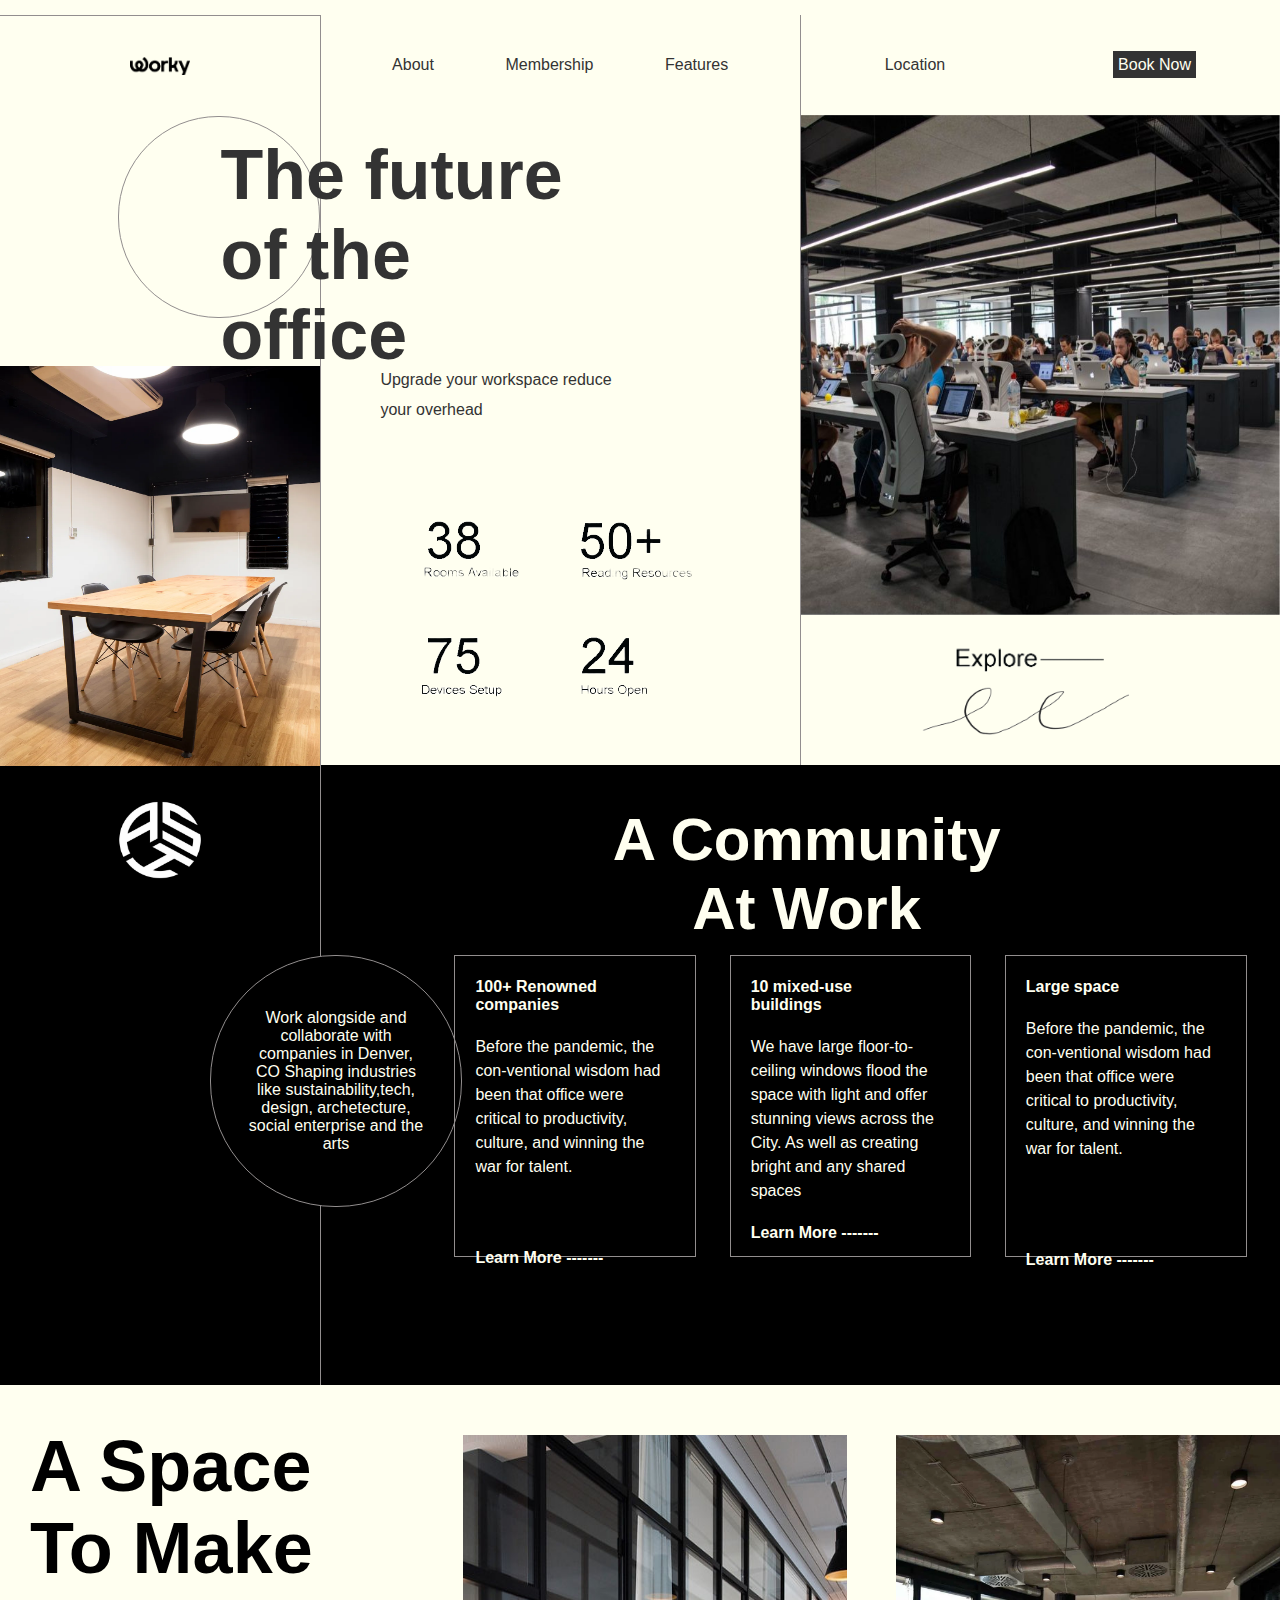
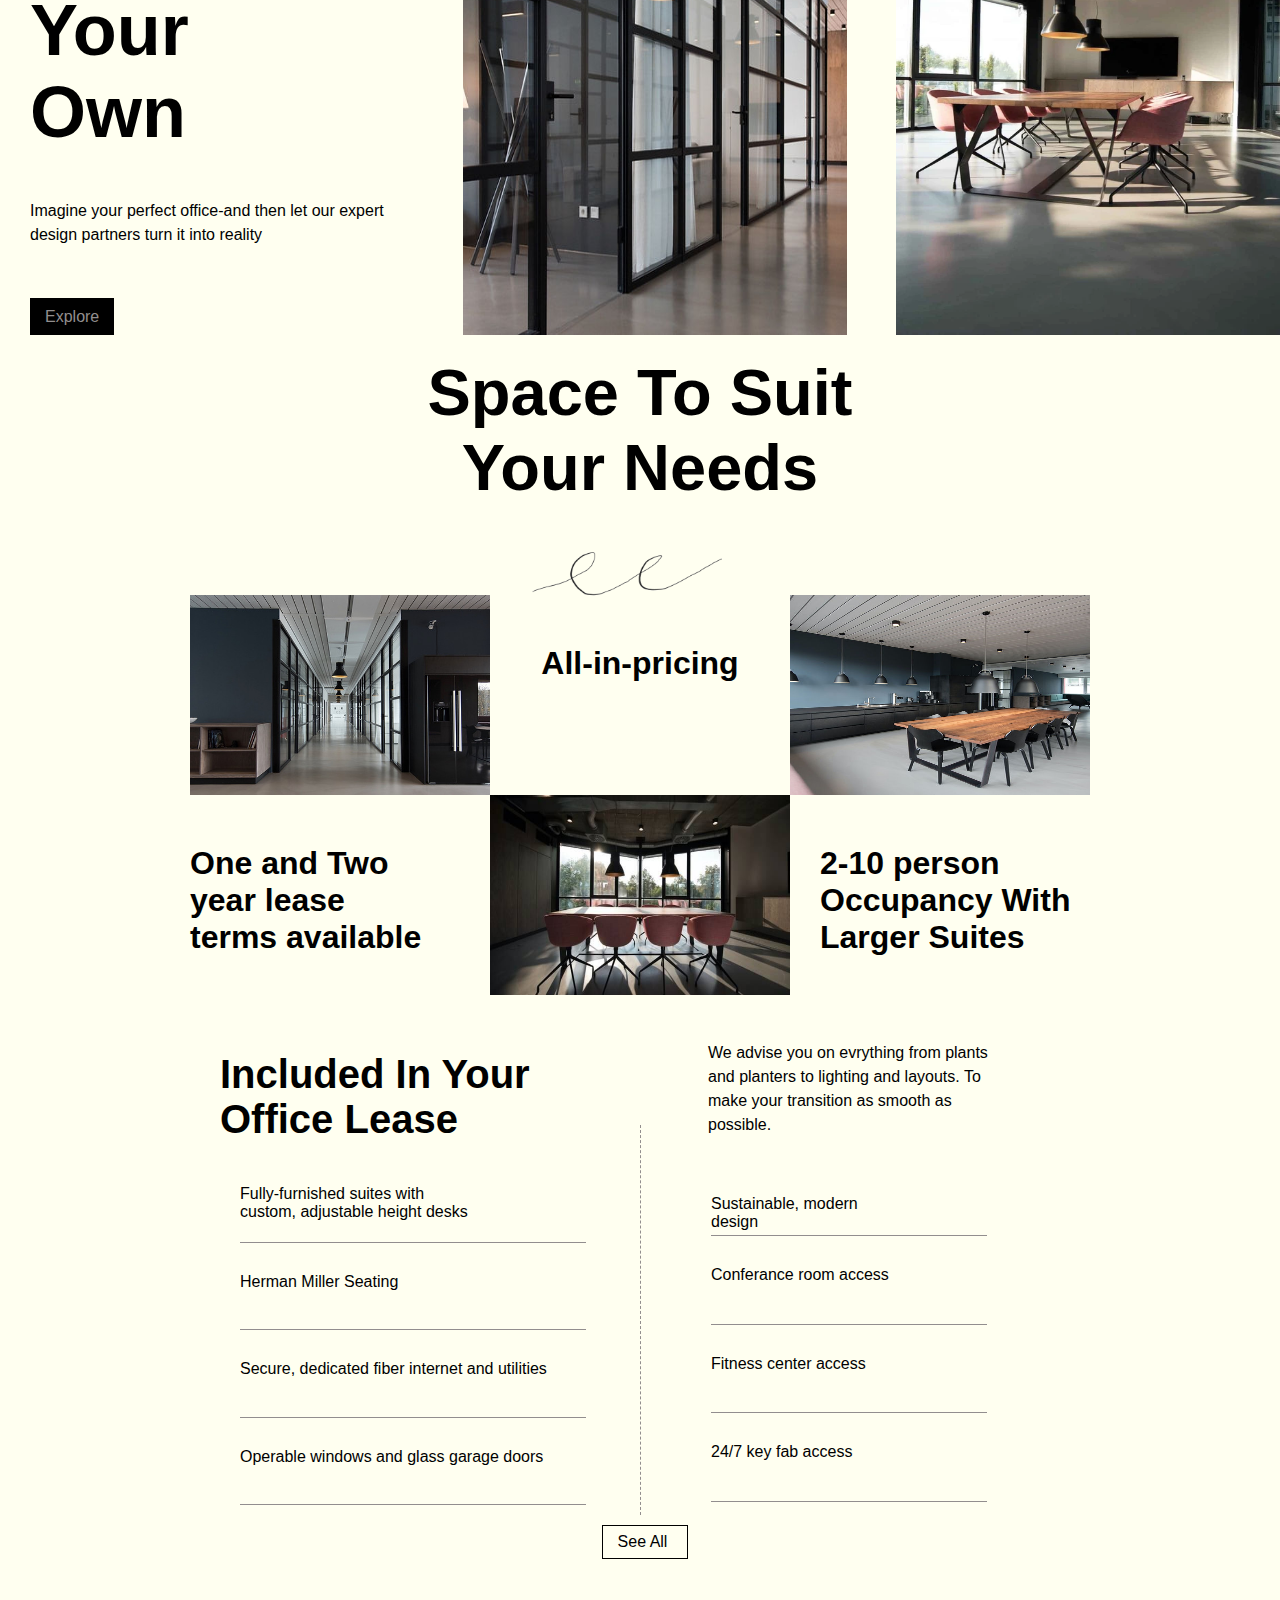
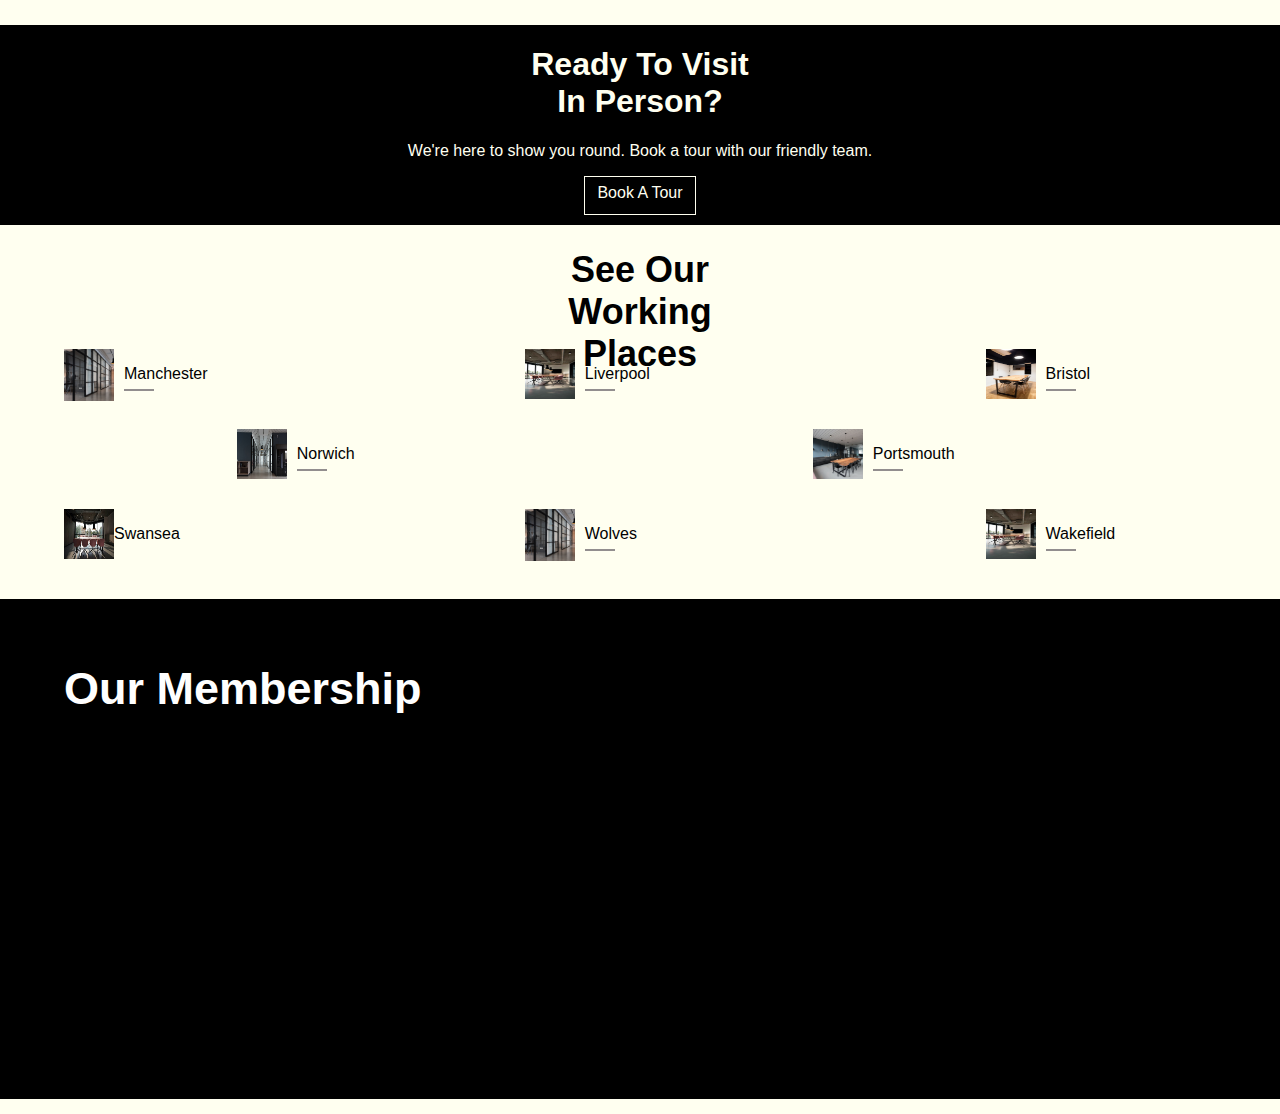
<file: index.html>
<!DOCTYPE html>
<html lang="en">
<head>
    <meta charset="UTF-8">
    <meta name="viewport" content="width=device-width, initial-scale=1.0">
    <title>Worky.com</title>
    <link rel="stylesheet" href="Eighth-section.css">
    <link rel="stylesheet" href="seventh-section.css">
    <link rel="stylesheet" href="sixth-section.css">
    <link rel="stylesheet" href="fifthsection.css">
    <link rel="stylesheet" href="fourthSection.css">
    <link rel="stylesheet" href="Thirdsection.css">
    <link rel="stylesheet" href="Secondsection.css">
    <link rel="stylesheet" href="Firstsection.css">
    <link rel="stylesheet" href="body.css">
</head>
<body>

    <div class="main">

        <div class="first-section">


            <!-- For logo and left side of the page-->

            <div class="left-section">
                
                <div class="logo">
                    <img style="width: 60px;" src="/Image/Worky.png">
                </div>


                <div class="circle">
                    <div class="circleM">

                    </div>
                </div>


                <div class="Image-first">
                    <div>
                        <img class="imgf" src="/Image/pic1.webp">
                    </div>
                    
                </div>


            </div>


            <div class="middle-section">


                <div class="nav-bar">

                    <div class="links"><a href="#">About</a></div>
                    <div class="links"><a href="#">Membership</a></div>
                    <div class="links"><a href="#">Features</a></div>

                </div>


                <div class="text" >

                    <h1>The future of the office</h1>

                </div>


                 <div class="Info">

                    <div class="Details">

                        <div class="motto">
                            <p>Upgrade your workspace reduce your overhead</p>
                        </div>

                        <div class="container-info">
                            <div class="stat">
                                <img src="Image/Info1.png">
                            </div>

                            <div class="Features">
                                <img src="Image/Info2.png">
                            </div>

                        </div>    

                    </div> 

                </div> 


            </div>


            <div class="right-section">

                <div class="Location-book">
                    <div class="Location"><a href="#">Location</a></div>

                    <div class="BookNow"><a href="#">Book Now</a></div>

                </div>


                <div class="right-image">

                    <img style="height: 500px; width: 100%; " src="Image/pic2.jpg">

                </div>

                <div class="Explore">
                    <div>
                        <img style="height:75px;" src="Image/Explore.png">
                    </div>

                    <div style="width: 100%; ">
                        <img style="height: 75px; margin-left: 100px; margin-top: -40px; " src="Image/signature.png">
                    </div>
                </div>
            </div>




        </div>


        <div class="second-section">

            <div class="first-part">

                <div class="logo2">
                    <img style="width: 50%;" src="Image/logo2.png">
                </div>

                <div class="circle-text" >
                    <div class="circle2">
                        <center>
                            <p style="width:70%; color: ivory ; font: size 8px;">
                                Work alongside and collaborate with companies in Denver, CO 
                                Shaping industries like sustainability,tech, design, archetecture,
                                social enterprise and the arts

                            </p>
                        </center>
                       
                    </div>

                   
                </div>



            </div>

            <div class="second-part" >
                <div class="header1">
                    <center>
                    <h1 style="font-size: 60px; width:65%; color:ivory;">A Community At Work</h1>
                    </center>
                </div>

                <div class="Textbox">

                    <div class="Textbox1">

                        <h4 style="width: 150px; margin-left:20px;">100+ Renowned companies</h4>

                        <p style="width: 80%; margin-left:20px; line-height: 1.5;"> Before the pandemic, the con-ventional wisdom had
                            been that office were critical to productivity, culture, and winning 
                            the war for talent. 
                        </p>

                        <h4 style="margin-left: 20px; margin-top: 70px;"><a href="#" style="text-decoration: none;color: ivory;">Learn More -------</a></h4>

                    </div>

                    <div class="Textbox2">
                        <h4 style="width: 150px; margin-left:20px;">10 mixed-use buildings</h4>

                        <p style="width: 80%; margin-left:20px; line-height: 1.5;">
                        We have large floor-to-ceiling windows flood the space with light
                        and offer stunning views across the City. As well as creating 
                        bright and any shared spaces
                        
                        </p>
                        <h4 style="margin-left: 20px; "><a href="#" style="text-decoration: none;color:ivory;">Learn More -------</a></h4>
                    </div>

                    <div class="Textbox3">

                        <h4 style="width: 150px; margin-left:20px;">Large space </h4>

                            <p style="width: 80%; margin-left:20px; line-height: 1.5;"> Before the pandemic, the con-ventional wisdom had
                                been that office were critical to productivity, culture, and winning 
                                the war for talent. 
                            </p>
    
                            <h4 style="margin-left: 20px; margin-top: 90px;"><a href="#" style="text-decoration: none;color: ivory;">Learn More -------</a></h4>
    

                    </div>

                </div>

            </div>            

        </div>


        <div class="third-section">
            <div class="container2">
                <div class="space1">
                    
                    <h4 style="font-size: 72px; width: 80%; margin-top:-10px;">A Space To Make Your Own</h4>
                    <p style="margin-top:-50px; line-height:1.5; padding-bottom: 45px;">Imagine your perfect office-and then 
                        let our expert design partners turn it into reality
                    </p>

                    <a href="#" style="background-color: black;
                    color: #928e8e; padding:10px; padding-right:15px; 
                    padding-left:15px;text-decoration: none; ">Explore</a>
                </div>

                <div class="space2">
                    <img src="Image/img1.jpg" style="width: 100%; height:500px;">

                </div>

                <div class="space3">
                    <img src="Image/img2.webp" style="width: 100%; height:500px;">
                    
                </div>

            </div>

            <div class="container3">
                <center>
                <h4 style="font-size: 65px; width: 40%; margin-top:20px;">Space To Suit Your Needs</h4>
                <img src="/Image/signature.png" style="width:20%; margin-top: -150px;">
                </center>
            </div>
            
        </div>

        <div class="Fourth-section">

            <div class="column1">

                <div class="r1">
                    <img src="/Image/r1.jpg" style="width:300px; height: 200px;">
                </div>
                <div class="r2">
                    <center>
                        <h1 style="margin-top:50px;">All-in-pricing</h1>
                    </center>
                </div>
                <div class="r3">
                    <img src="Image/r3.jpg" style="width:300px; height:200px;">
                </div>

            </div>

            <div class="column2">

                <div class="r4">
                
                    <h1 style="width:80%; margin-top: 50px;">One and Two year lease terms available</h1>
                

                </div>
                <div class="r5">
                    <img src="Image/r5.jpg" style="width: 300px; height:200px;">

                </div>
                <div class="r6">
                    <h1 style="margin-top:50px; margin-left:30px;">2-10 person Occupancy With Larger Suites</h1>
                </div>
            </div>

        </div>

        <div class="fifth-section">
            <div class="fourthr1">
                <div class="itext">
                    <h1 style="width:50%; margin-left:220px; font-size: 40px;">Included In Your Office Lease</h1>
                </div>

                <div class="iinfo">
                    <p style="width:55%; line-height:1.5; margin-left:-60px;">We advise you on evrything from plants and planters
                        to lighting and layouts. To make your transition as smooth as possible.
                    </p>

                </div>

            </div>

            <div class="fourthr2">
                <div class="f">
                    <div class="f1">
                        <div class="f1series">
                            <div class="f1series1">
                                <p style="width:66%; margin-top: 30px;">Fully-furnished suites with
                                    custom, adjustable height desks
                                </p>
                            </div>
                            <div class="f1series2">
                                <p style="margin-top: 30px;">
                                    Herman Miller Seating
                                </p>
                            </div>
                            <div class="f1series3">
                                <p  style="margin-top: 30px;">
                                    Secure, dedicated fiber internet and utilities
                                </p>
                            </div>
                            <div class="f1series4">
                                <p  style="margin-top: 30px;">
                                    Operable windows and glass garage doors
                                </p>
                            </div>

                        </div>

                    </div>

                    <div class="f2">
                        <div class="f2series">
                            <div class="f2series1">
                                <p style="width:66%; margin-top: 10px;">
                                    Sustainable, modern design
                                </p>
                            </div>
                            <div class="f2series2">
                                <p style="margin-top: 30px;">
                                    Conferance room access
                                </p>
                            </div>
                            <div class="f2series3">
                                <p  style="margin-top: 30px;">
                                    Fitness center access
                                </p>
                            </div>
                            <div class="f2series4">
                                <p  style="margin-top: 30px;">
                                    24/7 key fab access
                                </p>
                            </div>
                        </div>
                    </div>
                </div>

                <div class="see-all">
                    <a href="#" style="text-decoration: none; color: black;">See All</a>

                </div>
            </div>

        </div>


        <div class="sixth-section">
            <center>
                <div class="ready">
                    <h1 style="width:18.75%;">
                        Ready To Visit In Person?
                    </h1>
                </div>


                <div class="friendly">
                    <p>We're here to show you round. Book a tour with our friendly
                         team.
                    </p>
                </div>


                <div class="book-tour">
                    <a href="#" style="text-decoration:none; color:Ivory"  >Book A Tour</a>

                </div>
            </center>

        </div>

        <div class="seven-t">
            <center>

                <h1 class="">See Our Working Places</h1>
                
            </center>
            
        </div>
        <div class="seventh-section">
            <div class="seven1">
                    <div class="Manchester">
                        <div>
                            <img src="Image/img1.jpg" style="width: 50px;">
                        </div>

                        <div class="ManchesterText">
                            <p>Manchester</p>
                        </div>
                    </div>

                    <div class="Liverpool">

                        <div>
                            <img src="Image/img2.webp" style="width: 50px; height:50px;">
                        </div>

                        <div class="LiverpoolText">
                            <p>Liverpool</p>
                        </div>

                    </div>

                    <div class="Bristol">
                        <div>
                            <img src="Image/pic1.webp" style="width: 50px; height:50px;">
                        </div>

                        <div class="BristolText">
                            <p>Bristol</p>
                        </div>

                    </div>
            </div>

            <div class="seven2">

                <div class="Norwich">

                    <div>
                        <img src="Image/r1.jpg" style="width: 50px; height:50px;" >
                    </div>

                    <div class="NorwichText">
                        <p>Norwich</p>
                    </div>

                </div>

                <div class="Portsmouth">

                    <div>
                        <img src="Image/r3.jpg" style="width: 50px; height:50px;">
                    </div>

                    <div class="PortsmouthText">
                        <p>Portsmouth</p>
                    </div>

                </div>

            </div>

            <div class="seven3">

                <div class="Swansea">
                    <div>
                        <img src="Image/r5.jpg" style="width: 50px; height:50px;" >
                    </div>
                    <div class="SwanseaText">
                        <p>Swansea</p>
                    </div>
                   
                </div>

                <div class="Wolves">
                    <div>
                        <img src="Image/img1.jpg" style="width: 50px;">
                    </div>

                    <div class="WolvesText">
                        <p>Wolves</p>
                    </div>
                </div>

                <div class="Wakefield">

                    
                    <div>
                        <img src="Image/img2.webp" style="width: 50px; height:50px;">
                    </div>

                    <div class="WakefieldText">
                        <p>Wakefield</p>
                    </div>

                </div>
            </div>

        </div>

        <div class="Eighth-section">

            <div class="Memberships">
                <h1 style="font-size:45px; color:white; margin-left:5%;  margin-top:5%; ">Our Membership</h1>
            </div>

            <div class="Remote"></div>

            <div class="Outlying"></div>

            <div class="Resident"></div>

        </div>

    </div>



</body>
</html>
</file>
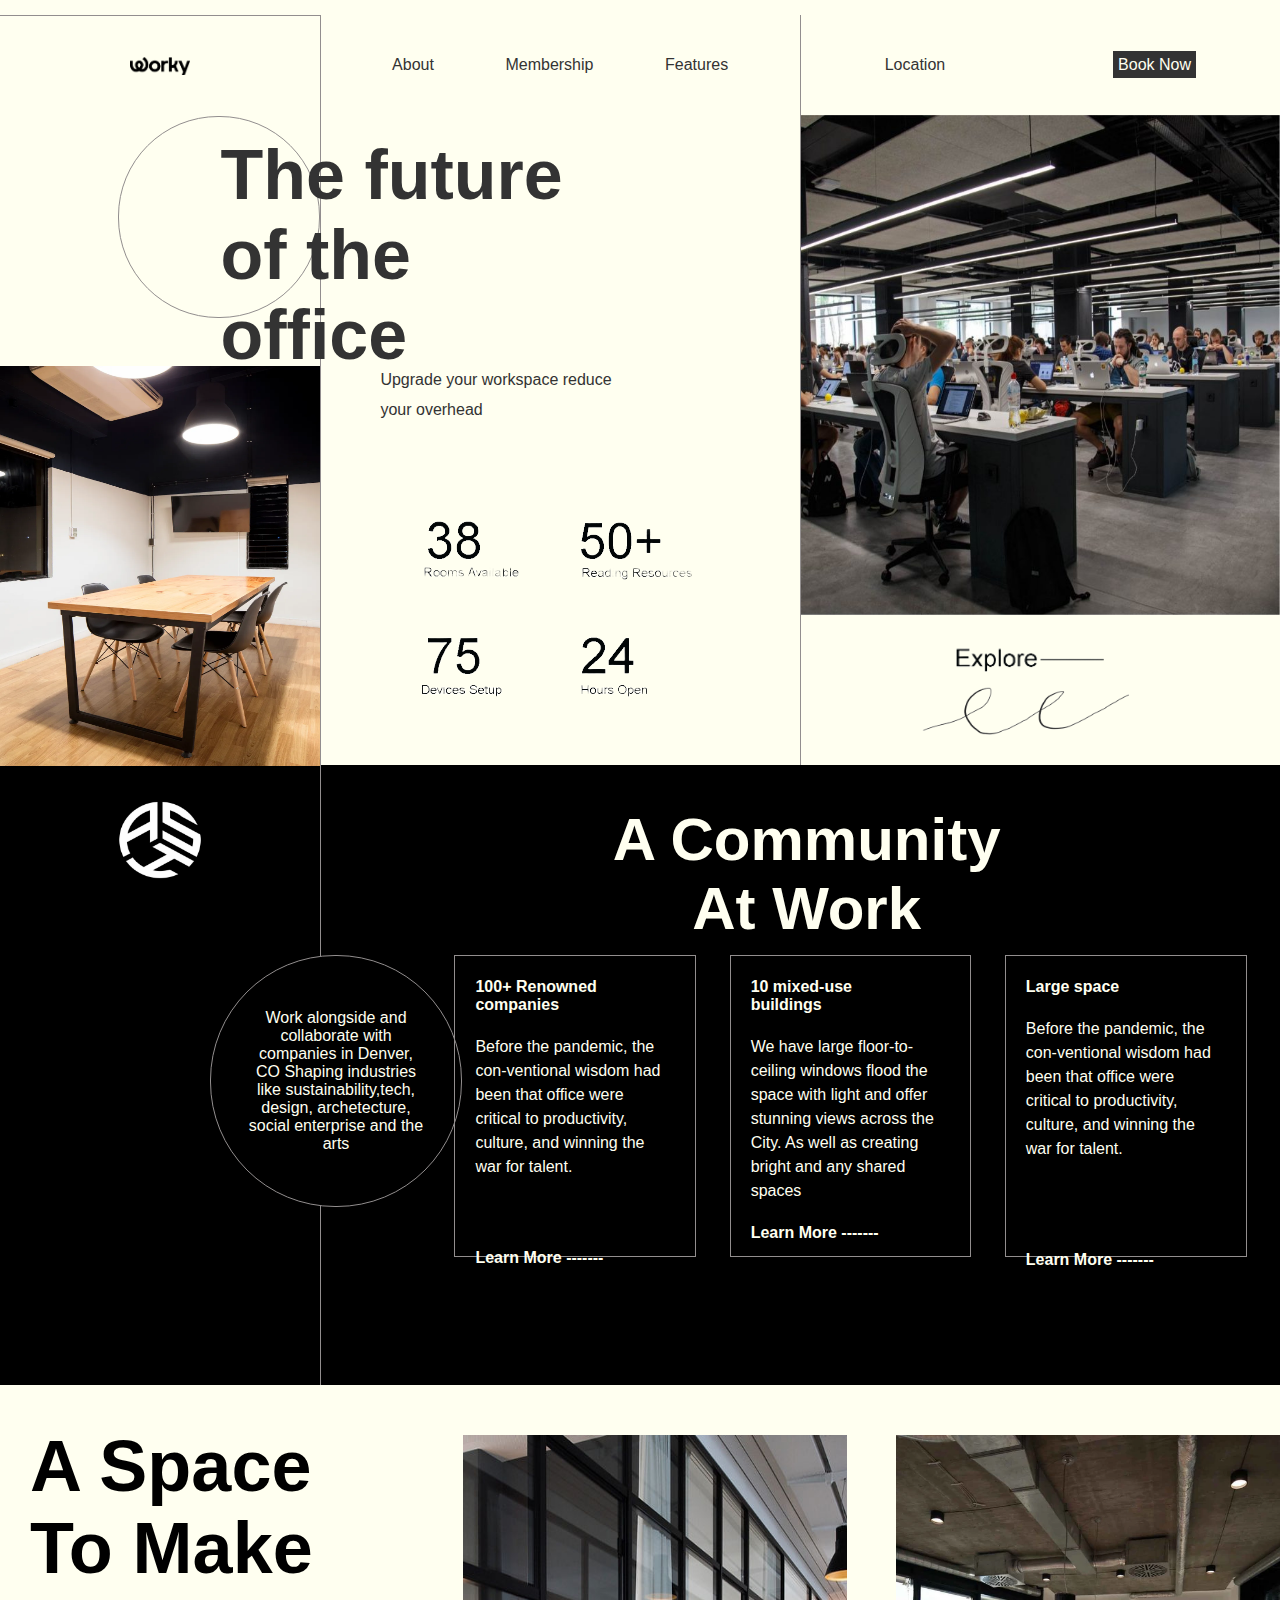
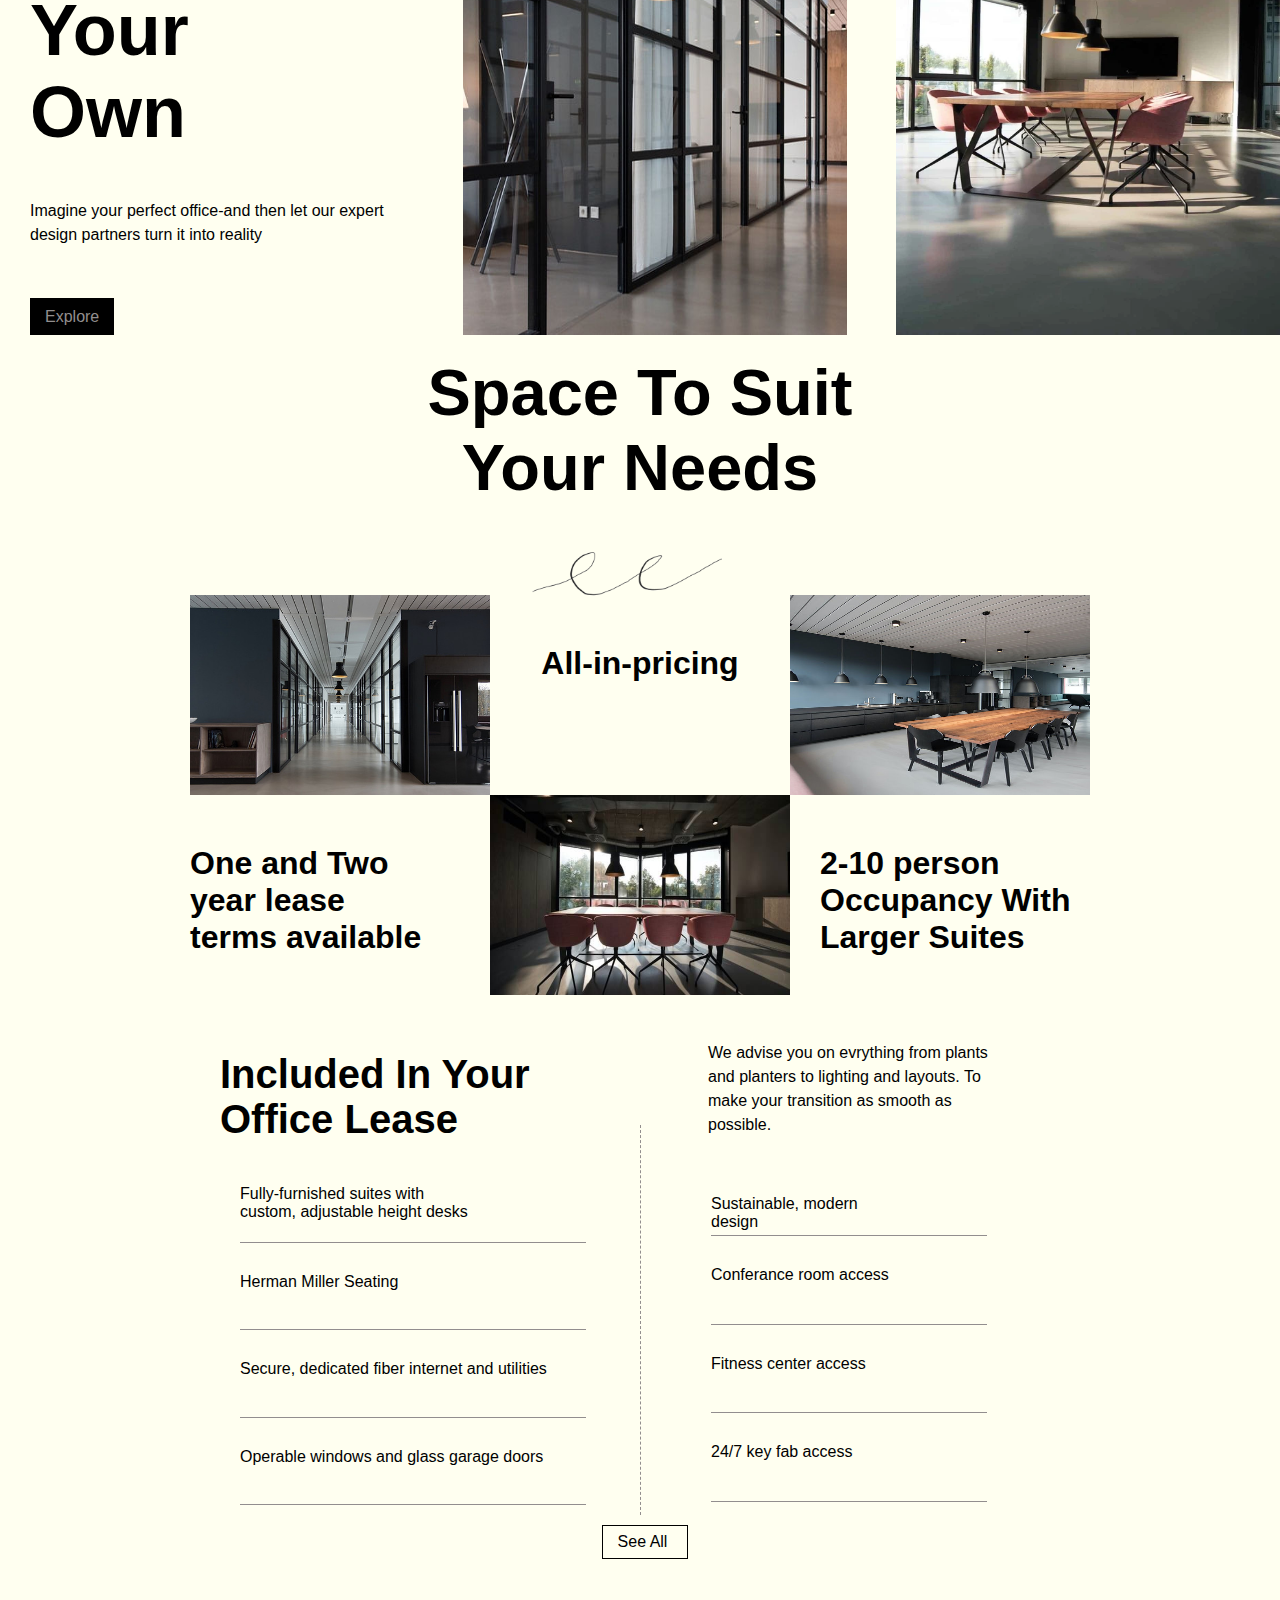
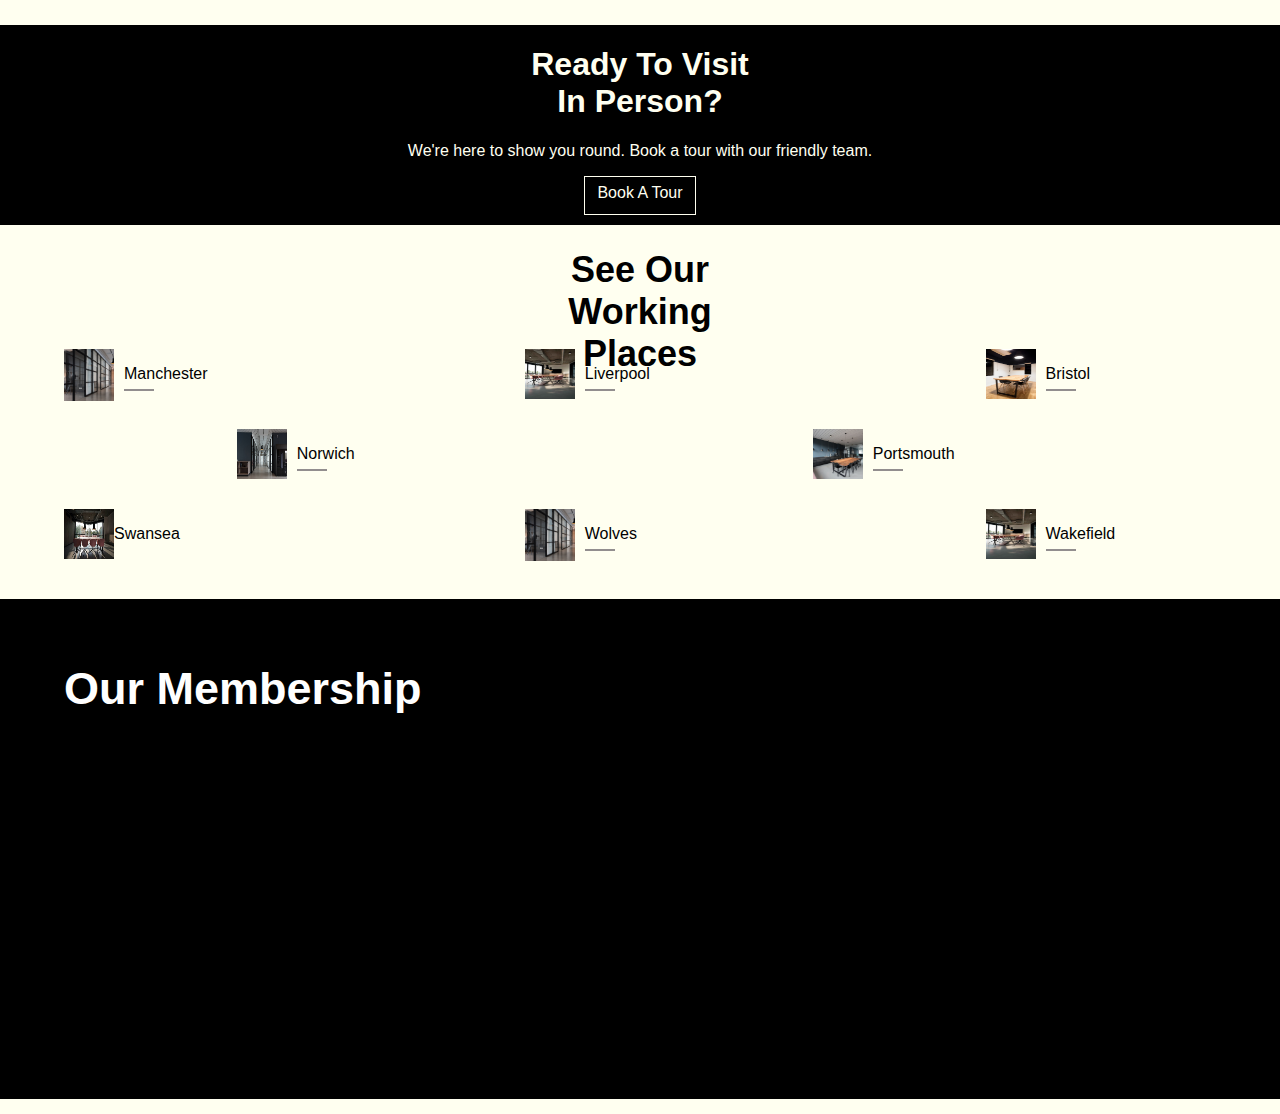
<file: worky2.html>
<!DOCTYPE html>
<html lang="en">
<head>
    <meta charset="UTF-8">
    <meta name="viewport" content="width=device-width, initial-scale=1.0">
    <title>Worky.com</title>
    <link rel="stylesheet" href="Eighth-section.css">
    <link rel="stylesheet" href="seventh-section.css">
    <link rel="stylesheet" href="sixth-section.css">
    <link rel="stylesheet" href="fifthsection.css">
    <link rel="stylesheet" href="fourthSection.css">
    <link rel="stylesheet" href="Thirdsection.css">
    <link rel="stylesheet" href="Secondsection.css">
    <link rel="stylesheet" href="Firstsection.css">
    <link rel="stylesheet" href="body.css">
</head>
<body>

    <div class="main">

        <div class="first-section">


            <!-- For logo and left side of the page-->

            <div class="left-section">
                
                <div class="logo">
                    <img style="width: 60px;" src="/Image/Worky.png">
                </div>


                <div class="circle">
                    <div class="circleM">

                    </div>
                </div>


                <div class="Image-first">
                    <div>
                        <img class="imgf" src="/Image/pic1.webp">
                    </div>
                    
                </div>


            </div>


            <div class="middle-section">


                <div class="nav-bar">

                    <div class="links"><a href="#">About</a></div>
                    <div class="links"><a href="#">Membership</a></div>
                    <div class="links"><a href="#">Features</a></div>

                </div>


                <div class="text" >

                    <h1>The future of the office</h1>

                </div>


                 <div class="Info">

                    <div class="Details">

                        <div class="motto">
                            <p>Upgrade your workspace reduce your overhead</p>
                        </div>

                        <div class="container-info">
                            <div class="stat">
                                <img src="Image/Info1.png">
                            </div>

                            <div class="Features">
                                <img src="Image/Info2.png">
                            </div>

                        </div>    

                    </div> 

                </div> 


            </div>


            <div class="right-section">

                <div class="Location-book">
                    <div class="Location"><a href="#">Location</a></div>

                    <div class="BookNow"><a href="#">Book Now</a></div>

                </div>


                <div class="right-image">

                    <img style="height: 500px; width: 100%; " src="Image/pic2.jpg">

                </div>

                <div class="Explore">
                    <div>
                        <img style="height:75px;" src="Image/Explore.png">
                    </div>

                    <div style="width: 100%; ">
                        <img style="height: 75px; margin-left: 100px; margin-top: -40px; " src="Image/signature.png">
                    </div>
                </div>
            </div>




        </div>


        <div class="second-section">

            <div class="first-part">

                <div class="logo2">
                    <img style="width: 50%;" src="Image/logo2.png">
                </div>

                <div class="circle-text" >
                    <div class="circle2">
                        <center>
                            <p style="width:70%; color: ivory ; font: size 8px;">
                                Work alongside and collaborate with companies in Denver, CO 
                                Shaping industries like sustainability,tech, design, archetecture,
                                social enterprise and the arts

                            </p>
                        </center>
                       
                    </div>

                   
                </div>



            </div>

            <div class="second-part" >
                <div class="header1">
                    <center>
                    <h1 style="font-size: 60px; width:65%; color:ivory;">A Community At Work</h1>
                    </center>
                </div>

                <div class="Textbox">

                    <div class="Textbox1">

                        <h4 style="width: 150px; margin-left:20px;">100+ Renowned companies</h4>

                        <p style="width: 80%; margin-left:20px; line-height: 1.5;"> Before the pandemic, the con-ventional wisdom had
                            been that office were critical to productivity, culture, and winning 
                            the war for talent. 
                        </p>

                        <h4 style="margin-left: 20px; margin-top: 70px;"><a href="#" style="text-decoration: none;color: ivory;">Learn More -------</a></h4>

                    </div>

                    <div class="Textbox2">
                        <h4 style="width: 150px; margin-left:20px;">10 mixed-use buildings</h4>

                        <p style="width: 80%; margin-left:20px; line-height: 1.5;">
                        We have large floor-to-ceiling windows flood the space with light
                        and offer stunning views across the City. As well as creating 
                        bright and any shared spaces
                        
                        </p>
                        <h4 style="margin-left: 20px; "><a href="#" style="text-decoration: none;color:ivory;">Learn More -------</a></h4>
                    </div>

                    <div class="Textbox3">

                        <h4 style="width: 150px; margin-left:20px;">Large space </h4>

                            <p style="width: 80%; margin-left:20px; line-height: 1.5;"> Before the pandemic, the con-ventional wisdom had
                                been that office were critical to productivity, culture, and winning 
                                the war for talent. 
                            </p>
    
                            <h4 style="margin-left: 20px; margin-top: 90px;"><a href="#" style="text-decoration: none;color: ivory;">Learn More -------</a></h4>
    

                    </div>

                </div>

            </div>            

        </div>


        <div class="third-section">
            <div class="container2">
                <div class="space1">
                    
                    <h4 style="font-size: 72px; width: 80%; margin-top:-10px;">A Space To Make Your Own</h4>
                    <p style="margin-top:-50px; line-height:1.5; padding-bottom: 45px;">Imagine your perfect office-and then 
                        let our expert design partners turn it into reality
                    </p>

                    <a href="#" style="background-color: black;
                    color: #928e8e; padding:10px; padding-right:15px; 
                    padding-left:15px;text-decoration: none; ">Explore</a>
                </div>

                <div class="space2">
                    <img src="Image/img1.jpg" style="width: 100%; height:500px;">

                </div>

                <div class="space3">
                    <img src="Image/img2.webp" style="width: 100%; height:500px;">
                    
                </div>

            </div>

            <div class="container3">
                <center>
                <h4 style="font-size: 65px; width: 40%; margin-top:20px;">Space To Suit Your Needs</h4>
                <img src="/Image/signature.png" style="width:20%; margin-top: -150px;">
                </center>
            </div>
            
        </div>

        <div class="Fourth-section">

            <div class="column1">

                <div class="r1">
                    <img src="/Image/r1.jpg" style="width:300px; height: 200px;">
                </div>
                <div class="r2">
                    <center>
                        <h1 style="margin-top:50px;">All-in-pricing</h1>
                    </center>
                </div>
                <div class="r3">
                    <img src="Image/r3.jpg" style="width:300px; height:200px;">
                </div>

            </div>

            <div class="column2">

                <div class="r4">
                
                    <h1 style="width:80%; margin-top: 50px;">One and Two year lease terms available</h1>
                

                </div>
                <div class="r5">
                    <img src="Image/r5.jpg" style="width: 300px; height:200px;">

                </div>
                <div class="r6">
                    <h1 style="margin-top:50px; margin-left:30px;">2-10 person Occupancy With Larger Suites</h1>
                </div>
            </div>

        </div>

        <div class="fifth-section">
            <div class="fourthr1">
                <div class="itext">
                    <h1 style="width:50%; margin-left:220px; font-size: 40px;">Included In Your Office Lease</h1>
                </div>

                <div class="iinfo">
                    <p style="width:55%; line-height:1.5; margin-left:-60px;">We advise you on evrything from plants and planters
                        to lighting and layouts. To make your transition as smooth as possible.
                    </p>

                </div>

            </div>

            <div class="fourthr2">
                <div class="f">
                    <div class="f1">
                        <div class="f1series">
                            <div class="f1series1">
                                <p style="width:66%; margin-top: 30px;">Fully-furnished suites with
                                    custom, adjustable height desks
                                </p>
                            </div>
                            <div class="f1series2">
                                <p style="margin-top: 30px;">
                                    Herman Miller Seating
                                </p>
                            </div>
                            <div class="f1series3">
                                <p  style="margin-top: 30px;">
                                    Secure, dedicated fiber internet and utilities
                                </p>
                            </div>
                            <div class="f1series4">
                                <p  style="margin-top: 30px;">
                                    Operable windows and glass garage doors
                                </p>
                            </div>

                        </div>

                    </div>

                    <div class="f2">
                        <div class="f2series">
                            <div class="f2series1">
                                <p style="width:66%; margin-top: 10px;">
                                    Sustainable, modern design
                                </p>
                            </div>
                            <div class="f2series2">
                                <p style="margin-top: 30px;">
                                    Conferance room access
                                </p>
                            </div>
                            <div class="f2series3">
                                <p  style="margin-top: 30px;">
                                    Fitness center access
                                </p>
                            </div>
                            <div class="f2series4">
                                <p  style="margin-top: 30px;">
                                    24/7 key fab access
                                </p>
                            </div>
                        </div>
                    </div>
                </div>

                <div class="see-all">
                    <a href="#" style="text-decoration: none; color: black;">See All</a>

                </div>
            </div>

        </div>


        <div class="sixth-section">
            <center>
                <div class="ready">
                    <h1 style="width:18.75%;">
                        Ready To Visit In Person?
                    </h1>
                </div>


                <div class="friendly">
                    <p>We're here to show you round. Book a tour with our friendly
                         team.
                    </p>
                </div>


                <div class="book-tour">
                    <a href="#" style="text-decoration:none; color:Ivory"  >Book A Tour</a>

                </div>
            </center>

        </div>

        <div class="seven-t">
            <center>

                <h1 class="">See Our Working Places</h1>
                
            </center>
            
        </div>
        <div class="seventh-section">
            <div class="seven1">
                    <div class="Manchester">
                        <div>
                            <img src="Image/img1.jpg" style="width: 50px;">
                        </div>

                        <div class="ManchesterText">
                            <p>Manchester</p>
                        </div>
                    </div>

                    <div class="Liverpool">

                        <div>
                            <img src="Image/img2.webp" style="width: 50px; height:50px;">
                        </div>

                        <div class="LiverpoolText">
                            <p>Liverpool</p>
                        </div>

                    </div>

                    <div class="Bristol">
                        <div>
                            <img src="Image/pic1.webp" style="width: 50px; height:50px;">
                        </div>

                        <div class="BristolText">
                            <p>Bristol</p>
                        </div>

                    </div>
            </div>

            <div class="seven2">

                <div class="Norwich">

                    <div>
                        <img src="Image/r1.jpg" style="width: 50px; height:50px;" >
                    </div>

                    <div class="NorwichText">
                        <p>Norwich</p>
                    </div>

                </div>

                <div class="Portsmouth">

                    <div>
                        <img src="Image/r3.jpg" style="width: 50px; height:50px;">
                    </div>

                    <div class="PortsmouthText">
                        <p>Portsmouth</p>
                    </div>

                </div>

            </div>

            <div class="seven3">

                <div class="Swansea">
                    <div>
                        <img src="Image/r5.jpg" style="width: 50px; height:50px;" >
                    </div>
                    <div class="SwanseaText">
                        <p>Swansea</p>
                    </div>
                   
                </div>

                <div class="Wolves">
                    <div>
                        <img src="Image/img1.jpg" style="width: 50px;">
                    </div>

                    <div class="WolvesText">
                        <p>Wolves</p>
                    </div>
                </div>

                <div class="Wakefield">

                    
                    <div>
                        <img src="Image/img2.webp" style="width: 50px; height:50px;">
                    </div>

                    <div class="WakefieldText">
                        <p>Wakefield</p>
                    </div>

                </div>
            </div>

        </div>

        <div class="Eighth-section">

            <div class="Memberships">
                <h1 style="font-size:45px; color:white; margin-left:5%;  margin-top:5%; ">Our Membership</h1>
            </div>

            <div class="Remote"></div>

            <div class="Outlying"></div>

            <div class="Resident"></div>

        </div>

    </div>



</body>
</html>
</file>
<file: Eighth-section.css>
.Eighth-section{
    width:100%;
    height:500px;
    background-color: black;
    display: flex;
    flex-direction: column;
}

.Membership{
    width: 90%;
    height:100px;
    
   
}
</file>
<file: seventh-section.css>
.seven-t{
    width: 100%;
    height: 100px;
}
.seven-t h1{
    width:20%;
    font-size:36px;
}

.seventh-section{
    width: 100%;
    height:250px;
    display: flex;
    flex-direction: column;
}
  
.seven1{
    width:90%;
    height: 80px;
    margin-left: 5%;
    display:flex;
   
    justify-content: space-between;

}

.Manchester{
    width: 20%;
    height: 80px;
    display: flex;
   
}
.ManchesterText{
    height:40px;
    width:30px;
    margin-left:10px;
    border-bottom-width:2px;
    border-bottom-style:solid;
    border-bottom-color:#928e8e;
  
}


.Liverpool{
    width: 20%;
    height: 80px;
    display: flex;
}

.LiverpoolText{
    height:40px;
    width:30px;
    margin-left:10px;
    border-bottom-width:2px;
    border-bottom-style:solid;
    border-bottom-color:#928e8e;
  
}

.Bristol{
    width: 20%;
    height: 80px;
    display: flex;
}
.BristolText{
    height:40px;
    width:30px;
    margin-left:10px;
    border-bottom-width:2px;
    border-bottom-style:solid;
    border-bottom-color:#928e8e;
}

.seven2{
    width:90%;
    height: 80px;
    margin-left: 5%;
    display:flex;
    justify-content: space-around;
   
}
.Norwich{
    width: 20%;
    height: 80px;
    display: flex;

}
.NorwichText{
    height:40px;
    width: 30px;
    margin-left:10px;
    border-bottom-width:2px;
    border-bottom-style:solid;
    border-bottom-color:#928e8e;
}

.Portsmouth{
    width:20%;
    height:80px;
    display: flex;
  
}
.PortsmouthText{
    height:40px;
    width: 30px;
    margin-left:10px;
    border-bottom-width:2px;
    border-bottom-style:solid;
    border-bottom-color:#928e8e;
}
.seven3{
    width:90%;
    height: 80px;
    margin-left: 5%;
    display:flex;
    justify-content: space-between;

}
.Swansea{
    width:20%;
    height:80px;
    display:flex;
}

.Wolves{
    width:20%;
    height:80px;
    display:flex;

}
.WolvesText{
    height:40px;
    width: 30px;
    margin-left:10px;
    border-bottom-width:2px;
    border-bottom-style:solid;
    border-bottom-color:#928e8e;
}

.Wakefield{
    width:20%;
    height:80px;
    display:flex;
   
}
.WakefieldText{
    height:40px;
    width: 30px;
    margin-left:10px;
    border-bottom-width:2px;
    border-bottom-style:solid;
    border-bottom-color:#928e8e;
}
</file>
<file: sixth-section.css>
.sixth-section{
    margin-top: 50px;
    width:100%;
    height:200px;
    background-color: black;
    display: flex;
    flex-direction:column;
    color:ivory;
}


.book-tour{
    width: 100px;
    height: 30px;
    padding-top:7px;
    padding-right:5px;
    padding-left:5px;
    padding-bottom: 0px;
    border-width:1px;
    border-style:solid;
    border-color:ivory;
}
</file>
<file: fifthsection.css>
.fifth-section{
    margin-top: 30px;
    height:550px;
    width:100%;
    display:flex;
    flex-direction: column;
}

.fourthr1{

    width:100%;
    height:100px;
  
    display: flex;
    justify-content:space-between;

}
.itext{
    width: 55%;
    height:100px;

}
.iinfo{
    width:40%;
    height: 100px;
 
}

.fourthr2{

    width: 100%;
    height: 420px;
    display:flex;
    flex-direction: column;
}

.f{
    width:100%;
    height:350px;

    display: flex;
}
.f1{
    width:50%;
    height:390px;
    border-right-style:dashed;
    border-right-width:1px;
    border-right-color:#928e8e;
   
}
.f1series{
    width:90%;
    display: flex;
    flex-direction: column;
    height: 350px;
    margin-top:30px;
 
    margin-left:240px;
}
.f1series1{
    width:60%;
    height: 87.5px;
 
}

.f1series2{
    width:60%;
    height: 87.5px;
  
}
.f1series3{
    width:60%;
    height: 87.5px;
  
}
.f1series4{
    width:60%;
    height: 87.5px;
}

.f1series1, .f1series2, .f1series3, .f1series4{
    border-bottom-style:solid;
    border-bottom-width:1px;
    border-bottom-color:#928e8e;
}
.f2{
    width:40%;
    height: 350px;
}


.f2series{
    width:90%;
    display: flex;
    flex-direction: column;
    height: 350px;
    margin-top:60px;
 
    margin-left:70px;
}

.f2series1, .f2series2, .f2series3, .f2series4{
    border-bottom-style:solid;
    border-bottom-width:1px;
    border-bottom-color:#928e8e;
}

.f2series1{
    width:60%;
    height: 50px;
 
}

.f2series2{
    width:60%;
    height: 87.5px;
  
}
.f2series3{
    width:60%;
    height: 87.5px;
  
}
.f2series4{
    width:60%;
    height: 87.5px;
}

.see-all{
    margin-left:47%;
    margin-top:50px;
    width: 5%;
    height: 80px;
    border-width:1px;
    border-style:solid;
    border-color: black;
    padding-top:7px;
    padding-right:5px;
    padding-left:15px;
    padding-bottom: 7px;
}
</file>
<file: fourthSection.css>
.Fourth-section{
    width: 100%;
    height: 400px;
    margin-top: 60px;
    display: flex;
    flex-direction: column;
}
.column1{
    width:100%;
    height:200px;
    display: flex;
    justify-content: center;
}
.r1{
    width: 300px;
    height:200px;
   
}

.r2{
    width: 300px;
    height:200px;
   
}

.r3{
    width: 300px;
    height:200px;
    
}


.column2{

    width:100%;
    height:200px;
    display: flex;
    justify-content: center;
}

.r4{
    width: 300px;
    height:200px;
    
}

.r5{
    width: 300px;
    height:200px;
  
}

.r6{
    width: 300px;
    height:200px;
    
}
</file>
<file: Thirdsection.css>
.third-section{
    width: 100%;
    height:700px;
 }


 .container2{
    margin-top: 50px;
    width:100%;
    height: 500px;
    display: flex;
    justify-content: space-between;
 }

 .space1{
    width: 30%;
    height: 500px;
    margin-left: 30px;
}

.space2{
    width: 30%;
    height: 500px;
    background-color: lightpink;
}

.space3{
    width: 30%;
    height: 500px;
    background-color: dimgrey;
}

.container3{
    width: 100%;
    height: 300px;
}
</file>
<file: Secondsection.css>
.second-section{
    background-color: black;
    width: 100%;
    height: 750px;
    display: flex;
    flex-direction: row;
}

.first-part{
    width:25%;
    height:620px;
    
    margin-top: 130px;
    border-right-style:solid;
    border-right-width: 1px;
    border-right-color: #928e8e;
    display: flex;
    flex-direction: column;
}

.logo2{
    display: flex;
    justify-content: center;
    width: 100%;
    height:150px;
}
.circle-text{
    display: flex;
    width: 100%;
    margin-top:0px;
    height: 350px;
    margin-left:210px;
    
}
.circle2{
    width: 250px;
    height: 250px;
    border-color: #928e8e;
    border-style: solid;
    border-width:1px;
    background-color: black;
    margin-top: 40px;
    border-radius: 125px;
    display: flex;
    align-items: center;
    

}




/* second-part */

.second-part{

    display: flex;
    flex-direction:column;
    margin-top:130px;
    height: 720px;
    width:75%;
  

}

.header1{

    margin-left:150px;
    width: 70%;
    
}

.Textbox{
    margin-top:-28px;
    display: flex;
    justify-content:space-evenly;
    width:100%;
    height: 370px;
  
}

.Textbox1{
    margin-left: 100px;
    width: 25%;
    height: 300px;
    color:Ivory;
    border-style:solid;
    border-width: 1px;
    border-color: #928e8e;
}

.Textbox2{
    width: 25%;
    height: 300px;
    color:ivory;
    border-style:solid;
    border-width: 1px;
    border-color: #928e8e;
}
.Textbox3{
    width: 25%;
    height: 300px;
    border-style:solid;
    border-width: 1px;
    border-color: #928e8e;
    color: ivory;
}
</file>
<file: Firstsection.css>
.first-section{
    display: flex;

    margin-top: -15px;
    height: 650px;
    width: 100%;
}


/* start Styling for the left side of the page */

.left-section{
    margin-top: 30px;
    width: 25%;
    height: 750px;
    border-top-width: 1px;
    border-top-style:solid ;
    border-top-color: #928e8e;

    border-right-width: 1px;
    border-right-style:solid ;
    border-right-color: #928e8e;
    background-color:ivory;
    display: flex;
    flex-direction: column;
}

.logo{
    /* margin-top: 30px;
    margin-left: 40px; */
    display: flex;
    justify-content: center;
    align-items: center;
    width: 100%;
    height: 100px;
    
}

.circle{
    width: 100%;
    height: 200px;
    display: flex;
    justify-content: end;
 
}
.circleM{
    
    width:200px;
    height: 200px;
    border-radius: 100px;
    border-color: #928e8e;
    border-style:solid ;
    border-width:1px;
}
.Image-first{
    margin-top: 50px;
    width: 100%;
    height: 400px;
}
.imgf{

    width: 100%;
    height:400px;

}
/* End Styling for the left side of the page */



/* start Styling for the middle side of the page */

.middle-section{

    display: flex;
    flex-direction: column;
    margin-top: 30px;
    background-color: ivory;
    height: 750px;
    width: 37.5%;
}

.nav-bar{

    width: 100%;
    height: 100px;
    display: flex;
    justify-content: space-evenly;
    align-items: center;

}
.nav-bar .links a{
    text-decoration: none;
    color:#333;

}
.nav-bar .links :hover{
    padding: 5px;
    background-color:#333333;
    color: ivory;
    transition: background-color 2s, color 2s;


}


.text{
    width: 100%;
    height: 200px;

   
   
}

.text h1{
    width: 80%;
    color: #333;
    height: 200px; 
    font-size: 70px;
    font-family: Arial;
    margin-left: -100px;
    margin-top: 20px;
    
}

.Info{
    margin-top: 50px;
    width: 100%;
    height:400px;
 
    display: flex;
    justify-content: space-evenly;
    align-items: center;
}
.Details{
    width:75%;
    height:400px;

}

.motto{
    width: 100%;
 
    height: 70px;
}
.motto p{
    margin-top: 0;
    width:70%;
    color: #333;
    line-height:30px;
}

.container-info{
    display: flex;
    flex-direction: column;
    justify-content: space-between;
    margin-top:20px ;
    width: 100%;
    height: 70%;


}

.stat{
    
    width:100%;
    height: 45%;
    
}


.Features{
    margin-left: 20px;
    width: 100%;
    height:45%;
   
}
/* End Styling for the middle side of the page */



/* start Styling for the right side of the page */


.right-section{
    display: flex;
    flex-direction: column;
    margin-top: 30px;
    height: 750px;
    width: 37.5%;
    border-left-style:solid;
    border-left-width: 1px;
    border-left-color: #928e8e;


}
.Location-book{
    display: flex;
    flex-direction: row;
    justify-content: space-around;
    align-items: center;
    width: 100%;
    height: 100px;

}
.Location-book .Location a{
    text-decoration: none;
    color: #333;
}

.Location-book .Location :hover{
    padding: 5px;
    background-color:#333333;
    color: ivory;
    transition: background-color 2s, color 2s;
}

.Location-book .BookNow a{
    text-decoration: none;
    color:ivory;
    padding: 5px;
    background-color: #333;
}

.Location-book .BookNow :hover{
    padding: 5px;
    background-color:ivory;
    color: #333;
    transition: background-color 2s, color 2s;
}


.right-image{
    width: 100%;
    height: 500px;
   
}

.Explore{
    width: 100%;
    height: 150px;
    display: flex;
    flex-direction: column;
    justify-content: center;
    align-items: center;
    background-color: ivory;
}

/* start Styling for the right side of the page */
</file>
<file: body.css>
body{
    background-color: ivory;
    font-family: Arial;
    margin: 0;
    
}


/* .section2{
    background-color:black;
    display: flex;

}
.firstsection{
    width: 25%;
    height: 700px;
    border-right-style:solid ;
    border-right-color:ivory;
    border-right-width: 1px;

} */
</file>
